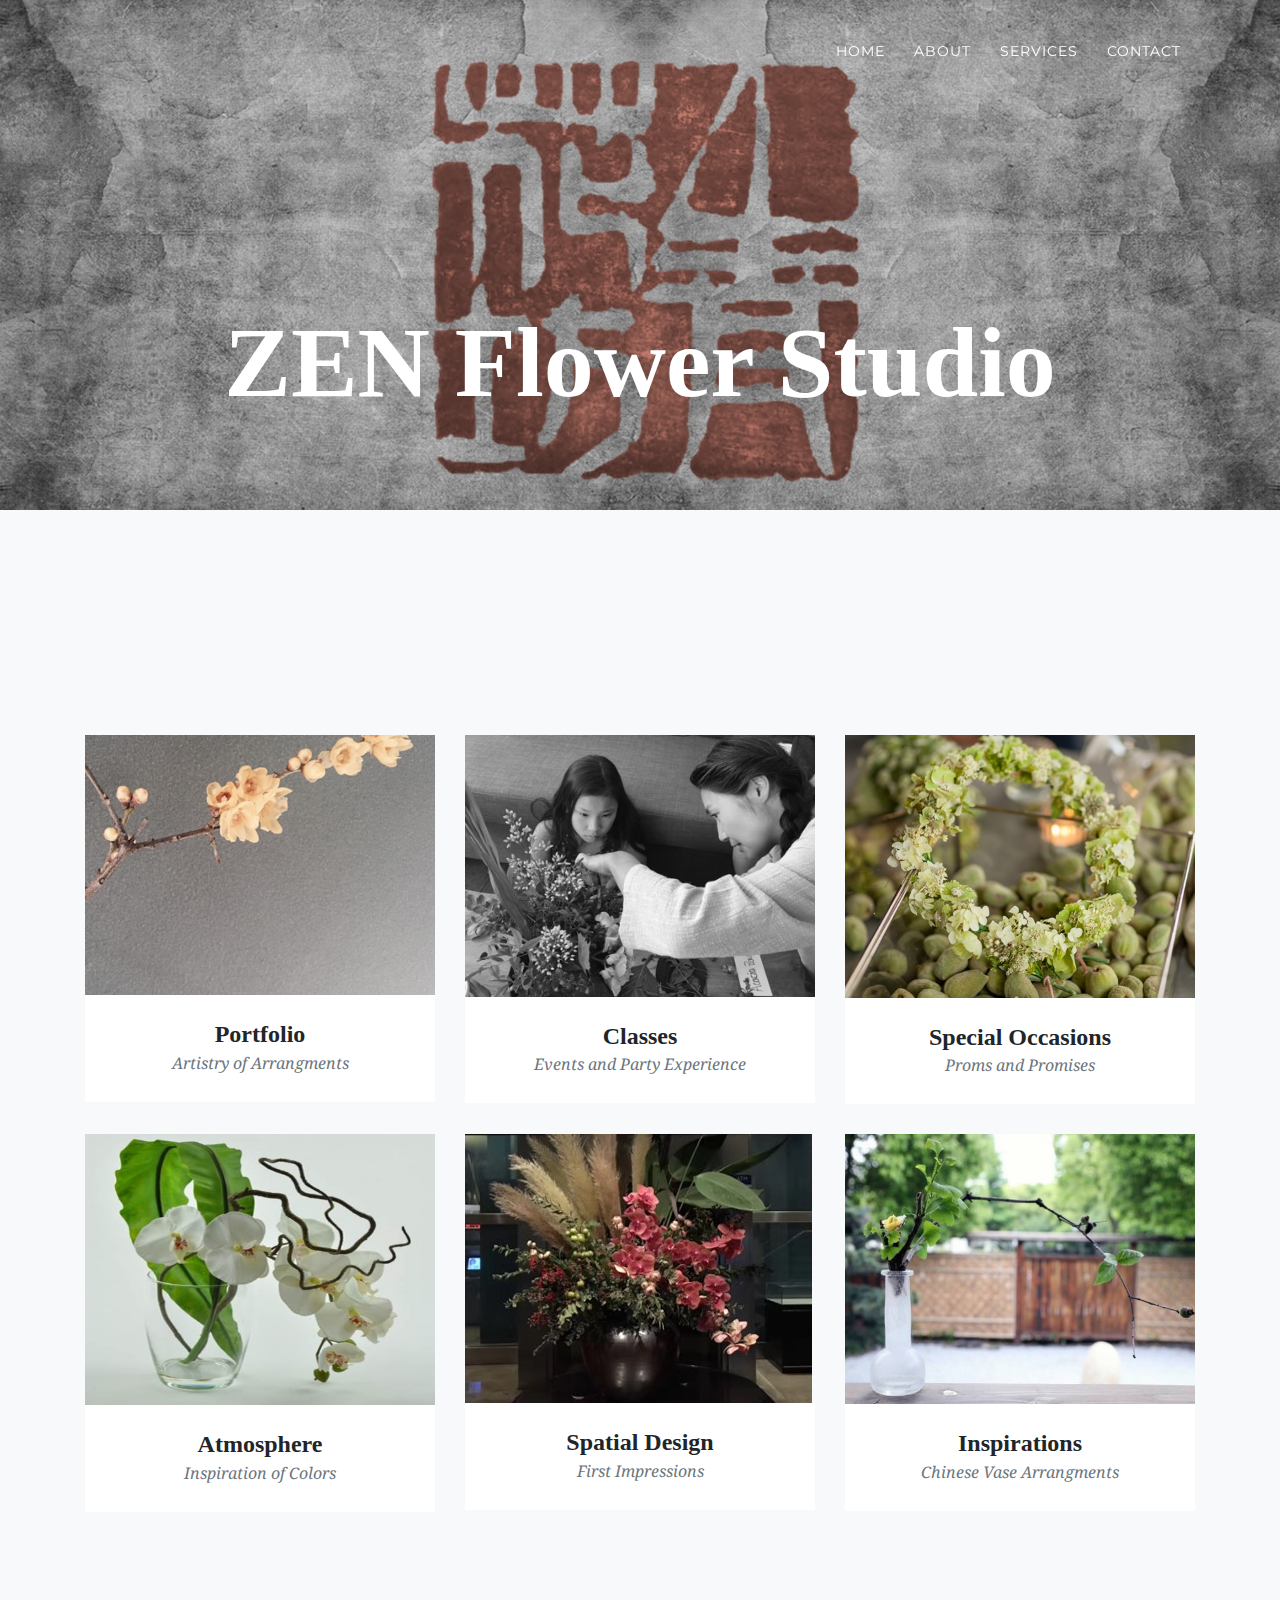
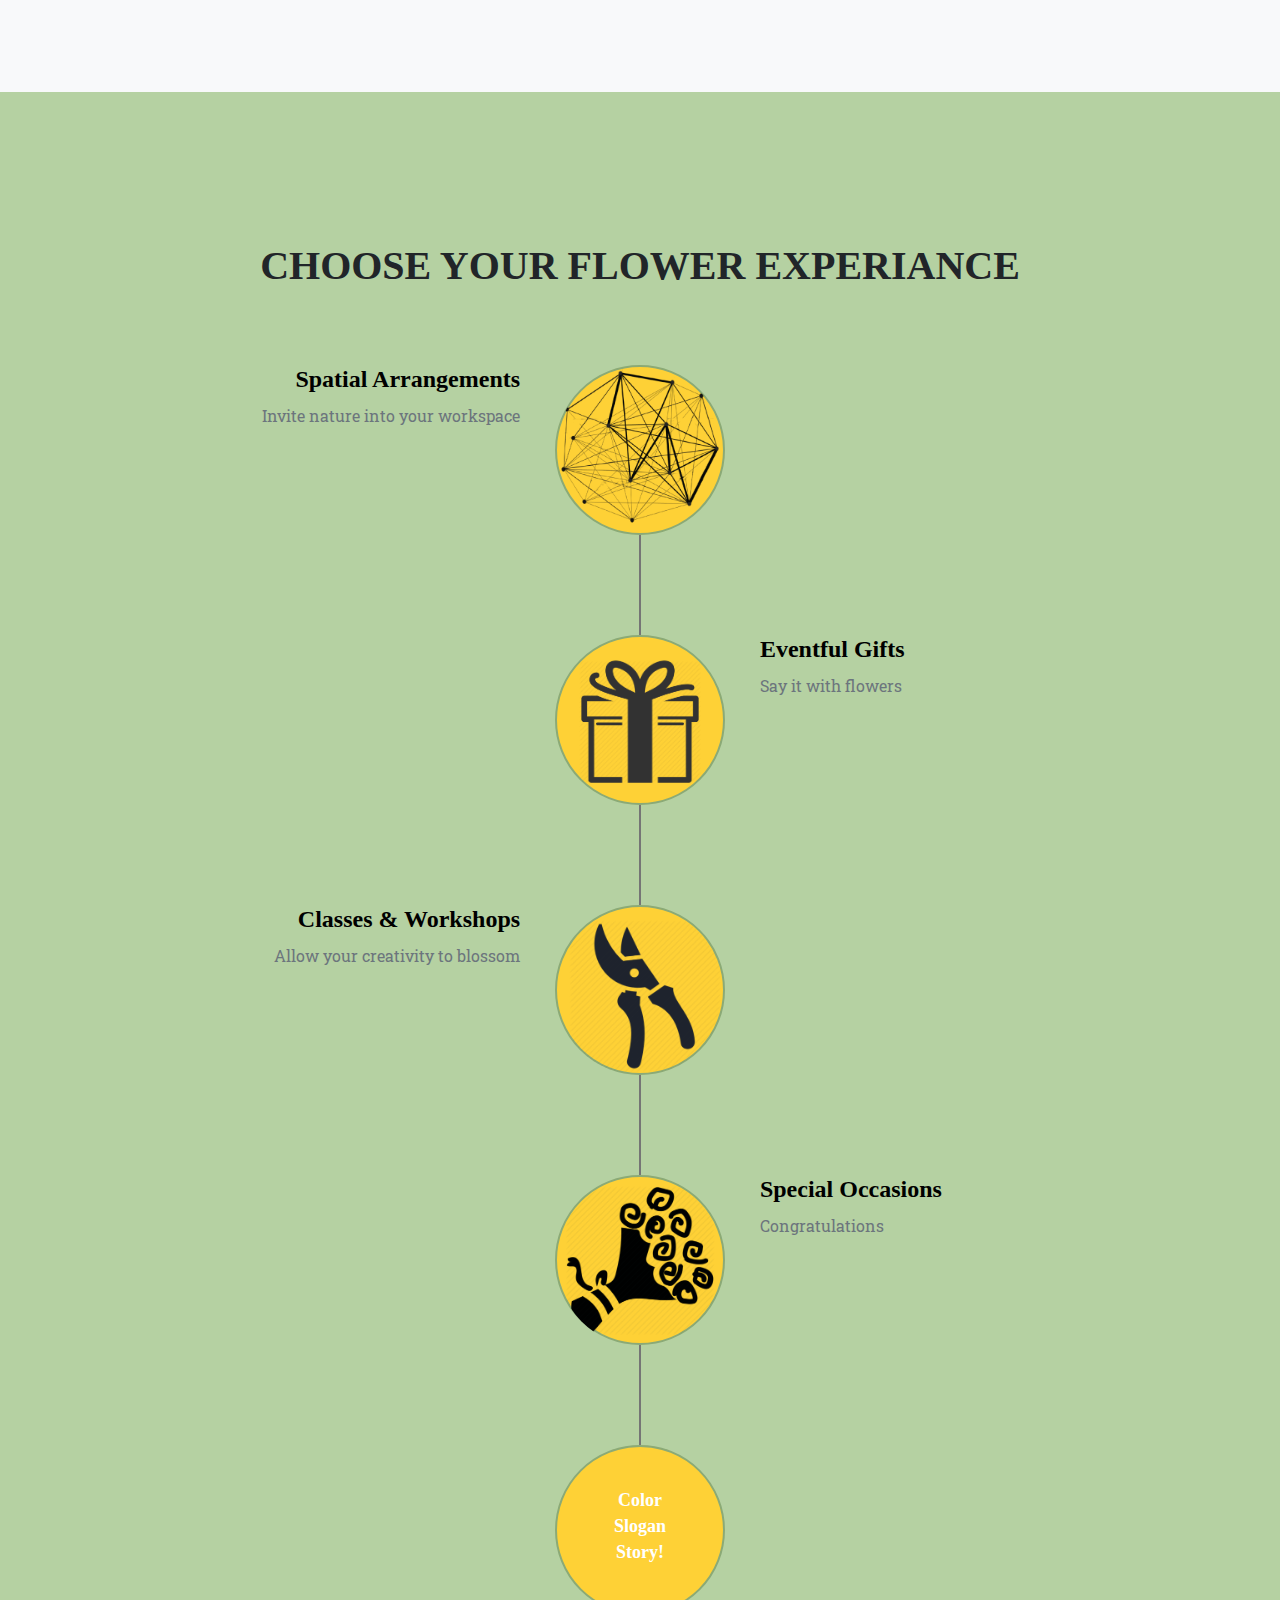
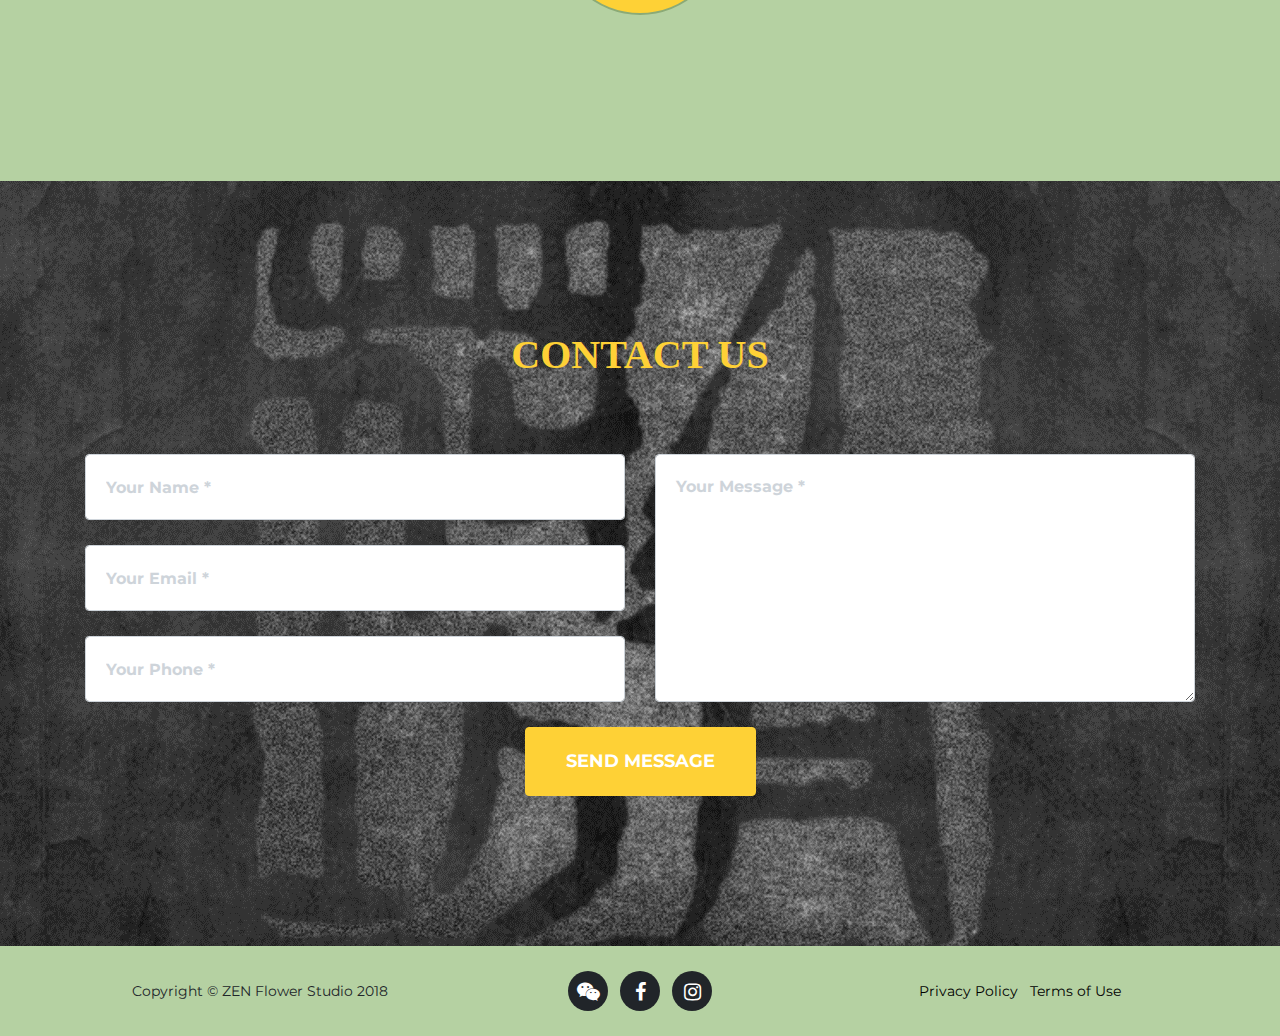
<file: index.html>
<!DOCTYPE html>
<html lang="en">

  <head>

    <meta charset="utf-8">
    <meta name="viewport" content="width=device-width, initial-scale=1, shrink-to-fit=no">
    <meta name="description" content="">
    <meta name="author" content="">

    <title>ZEN Flower Studios</title>

    <!-- Bootstrap core CSS -->
    <link href="vendor/bootstrap/css/bootstrap.min.css" rel="stylesheet">

    <!-- Custom fonts for this template -->
    <link href="vendor/font-awesome/css/font-awesome.min.css" rel="stylesheet" type="text/css">
    <link href="https://fonts.googleapis.com/css?family=Montserrat:400,700" rel="stylesheet" type="text/css">
    <link href='https://fonts.googleapis.com/css?family=Kaushan+Script' rel='stylesheet' type='text/css'>
    <link href='https://fonts.googleapis.com/css?family=Droid+Serif:400,700,400italic,700italic' rel='stylesheet' type='text/css'>
    <link href='https://fonts.googleapis.com/css?family=Roboto+Slab:400,100,300,700' rel='stylesheet' type='text/css'>

    <!-- Custom styles for this template -->
    <link href="css/agency.min.css" rel="stylesheet">
    

  </head>

  <body id="page-top">
    
    <!-- Navigation -->
    <nav class="navbar navbar-expand-lg navbar-dark fixed-top" id="mainNav">
      <div class="container">
        <a class="navbar-brand js-scroll-trigger" href="#page-top"></a>
        <button class="navbar-toggler navbar-toggler-right" type="button" data-toggle="collapse" data-target="#navbarResponsive" aria-controls="navbarResponsive" aria-expanded="false" aria-label="Toggle navigation">
          Menu
          <i class="fa fa-bars"></i>
        </button>
        <div class="collapse navbar-collapse" id="navbarResponsive">
          <ul class="navbar-nav text-uppercase ml-auto">

             <li class="nav-item">
             <a class="nav-link js-scroll-trigger" href="#home">Home</a>
            </li>
            
            <li class="nav-item">
              <a class="nav-link js-scroll-trigger" href="#portfolio">About</a>
            </li>
            <!--
            
             -->
            <li class="nav-item">
              <a class="nav-link js-scroll-trigger" href="#about">Services</a>
            </li>
            <!--
            <li class="nav-item">
              <a class="nav-link js-scroll-trigger" href="#team">Team</a>
            </li>
             -->
            <li class="nav-item">
              <a class="nav-link js-scroll-trigger" href="#contact">Contact</a>
            </li>
          </ul>
        </div>
      </div>
    </nav>

    <!-- Header -->
    <header class="masthead"id="home">
      <div class="container">
        
        <div class="intro-text">
          
          <div class="intro-lead-in"></div>
          <div class="intro-heading">ZEN Flower Studio</div>
          
          </div>
        
      </div>
    </header>

   
    <!-- Portfolio Grid -->
    <section class="bg-light" id="portfolio">
      <div class="container">
        <div class="row">
          <div class="col-lg-12 text-center">
            <h2 class="section-heading text-uppercase">
              
            </h2>
            <h3 class="section-subheading text-muted"></h3>
          </div>
        </div>
        <div class="row">
          <div class="col-md-4 col-sm-6 portfolio-item">
            <a class="portfolio-link" data-toggle="modal" href="#portfolioModal1">
              <div class="portfolio-hover">
                <div class="portfolio-hover-content">
                  <i class="fa fa-plus fa-3x"></i>
                </div>
              </div>
              <img class="img-fluid" src="img/portfolio/01-thumbnail.JPG" alt="portfolio">
            </a>
            <div class="portfolio-caption">
              <h4>Portfolio</h4>
              <p class="text-muted">Artistry of Arrangments</p>
            </div>
          </div>
          <div class="col-md-4 col-sm-6 portfolio-item">
            <a class="portfolio-link" data-toggle="modal" href="#portfolioModal2">
              <div class="portfolio-hover">
                <div class="portfolio-hover-content">
                  <i class="fa fa-plus fa-3x"></i>
                </div>
              </div>
              <img class="img-fluid" src="img/portfolio/02-thumbnail.jpg" alt="classes">
            </a>
            <div class="portfolio-caption">
              <h4>Classes</h4>
              <p class="text-muted">Events and Party Experience</p>
            </div>
          </div>
          <div class="col-md-4 col-sm-6 portfolio-item">
            <a class="portfolio-link" data-toggle="modal" href="#portfolioModal3">
              <div class="portfolio-hover">
                <div class="portfolio-hover-content">
                  <i class="fa fa-plus fa-3x"></i>
                </div>
              </div>
              <img class="img-fluid" src="img/portfolio/03-thumbnail.jpg" alt="special occasions">
            </a>
            <div class="portfolio-caption">
              <h4>Special Occasions</h4>
              <p class="text-muted">Proms and Promises</p>
            </div>
          </div>
          <div class="col-md-4 col-sm-6 portfolio-item">
            <a class="portfolio-link" data-toggle="modal" href="#portfolioModal4">
              <div class="portfolio-hover">
                <div class="portfolio-hover-content">
                  <i class="fa fa-plus fa-3x"></i>
                </div>
              </div>
              <img class="img-fluid" src="img/portfolio/04-thumbnail.jpg" alt="atmosphere">
            </a>
            <div class="portfolio-caption">
              <h4>Atmosphere</h4>
              <p class="text-muted">Inspiration of Colors</p>
            </div>
          </div>
          <div class="col-md-4 col-sm-6 portfolio-item">
            <a class="portfolio-link" data-toggle="modal" href="#portfolioModal5">
              <div class="portfolio-hover">
                <div class="portfolio-hover-content">
                  <i class="fa fa-plus fa-3x"></i>
                </div>
              </div>
              <img class="img-fluid" src="img/portfolio/05-thumbnail.jpg" alt="spatial design">
            </a>
            <div class="portfolio-caption">
              <h4>Spatial Design</h4>
              <p class="text-muted">First Impressions</p>
            </div>
          </div>
          <div class="col-md-4 col-sm-6 portfolio-item">
            <a class="portfolio-link" data-toggle="modal" href="#portfolioModal6">
              <div class="portfolio-hover">
                <div class="portfolio-hover-content">
                  <i class="fa fa-plus fa-3x"></i>
                </div>
              </div>
              <img class="img-fluid" src="img/portfolio/06-thumbnail.jpg" alt="inspirations">
            </a>
            <div class="portfolio-caption">
              <h4>Inspirations</h4>
              <p class="text-muted">Chinese Vase Arrangments</p>
            </div>
          </div>
        </div>
      </div>
    </section>

     <!-- Services -->
     <!--
     <section id="services">
      <div class="container">
        <div class="row">
          <div class="col-lg-12 text-center">
            <h2 class="section-heading text-uppercase">Services</h2>
            <h3 class="section-subheading text-muted">Lorem ipsum dolor sit amet consectetur.</h3>
          </div>
        </div>
        <div class="row text-center">
          <div class="col-md-4">
            <span class="fa-stack fa-4x">
              <i class="fa fa-circle fa-stack-2x text-primary"></i>
              <i class="fa fa-shopping-cart fa-stack-1x fa-inverse"></i>
            </span>
            <h4 class="service-heading">E-Commerce</h4>
            <p class="text-muted">Lorem ipsum dolor sit amet, consectetur adipisicing elit. Minima maxime quam architecto quo inventore harum ex magni, dicta impedit.</p>
          </div>
          <div class="col-md-4">
            <span class="fa-stack fa-4x">
              <i class="fa fa-circle fa-stack-2x text-primary"></i>
              <i class="fa fa-laptop fa-stack-1x fa-inverse"></i>
            </span>
            <h4 class="service-heading">Responsive Design</h4>
            <p class="text-muted">Lorem ipsum dolor sit amet, consectetur adipisicing elit. Minima maxime quam architecto quo inventore harum ex magni, dicta impedit.</p>
          </div>
          <div class="col-md-4">
            <span class="fa-stack fa-4x">
              <i class="fa fa-circle fa-stack-2x text-primary"></i>
              <i class="fa fa-lock fa-stack-1x fa-inverse"></i>
            </span>
            <h4 class="service-heading">Web Security</h4>
            <p class="text-muted">Lorem ipsum dolor sit amet, consectetur adipisicing elit. Minima maxime quam architecto quo inventore harum ex magni, dicta impedit.</p>
          </div>
        </div>
      </div>
    </section>
  -->

    <!-- About -->
    <section id="about">
      <div class="container">
        <div class="row">
          <div class="col-lg-12 text-center">
            <h2 class="section-heading text-uppercase">Choose your flower experiance</h2>
            <h3 class="section-subheading text-muted"></h3>
            
          </div>
        </div>
        <div class="row">
          <div class="col-lg-12">
            <ul class="timeline">
              <li>
                <div class="timeline-image">
                    <img class="rounded-circle img-fluid" src="icons/11.png" alt="spatial arrangements">
                </div>
                <div class="timeline-panel">
                  <div class="timeline-heading">
                    <h4><a href="SA.html">Spatial Arrangements</a></h4>
                    <h4 class="subheading"></h4>
                  </div>
                  <div class="timeline-body">
                    <p class="text-muted">Invite nature into your workspace</p>
                    
                  </div>
                </div>
              </li>
              <li class="timeline-inverted">
                <div class="timeline-image">
                  <img class="rounded-circle img-fluid" src="icons/16.png" alt="eventful gifts">
                </div>
                <div class="timeline-panel">
                  <div class="timeline-heading">
                    <h4><a href="EG.html">Eventful Gifts</a></h4>
                    <h4 class="subheading"></h4>
                  </div>
                  <div class="timeline-body">
                    <p class="text-muted">Say it with flowers</p>
                  </div>
                </div>
              </li>
              <li>
                <div class="timeline-image">
                  <img class="rounded-circle img-fluid" src="icons/21.png" alt="classes & workshops">
                </div>
                <div class="timeline-panel">
                  <div class="timeline-heading">
                    <h4><a href="CW.html">Classes & Workshops</a></h4>
                    <h4 class="subheading"></h4>
                  </div>
                  <div class="timeline-body">
                    <p class="text-muted">Allow your creativity to blossom</p>
                  </div>
                </div>
              </li>
              <li class="timeline-inverted">
                <div class="timeline-image">
                  <img class="rounded-circle img-fluid" src="icons/2.png" alt="special occasions">
                </div>
                <div class="timeline-panel">
                  <div class="timeline-heading">
                    <h4><a href="SO.html">Special Occasions</a></h4>
                    <h4 class="subheading"></h4>
                  </div>
                  <div class="timeline-body">
                    <p class="text-muted">Congratulations</p>
                  </div>
                </div>
              </li>
              <li class="timeline-inverted">
                <div class="timeline-image">
                  <h4>Color
                    <br>Slogan
                    <br>Story!</h4>
                </div>
              </li>
            </ul>
          </div>
        </div>
      </div>
    </section>
      
    <!-- Team -->
    <!--
    <section class="bg-light" id="team">
      <div class="container">
        <div class="row">
          <div class="col-lg-12 text-center">
            <h2 class="section-heading text-uppercase">Our Amazing Team</h2>
            <h3 class="section-subheading text-muted">Lorem ipsum dolor sit amet consectetur.</h3>
          </div>
        </div>
        <div class="row">
          <div class="col-sm-4">
            <div class="team-member">
              <img class="mx-auto rounded-circle" src="img/team/1.jpg" alt="">
              <h4>Kay Garland</h4>
              <p class="text-muted">Lead Designer</p>
              <ul class="list-inline social-buttons">
                <li class="list-inline-item">
                  <a href="#">
                    <i class="fa fa-twitter"></i>
                  </a>
                </li>
                <li class="list-inline-item">
                  <a href="#">
                    <i class="fa fa-facebook"></i>
                  </a>
                </li>
                <li class="list-inline-item">
                  <a href="#">
                    <i class="fa fa-linkedin"></i>
                  </a>
                </li>
              </ul>
            </div>
          </div>
          <div class="col-sm-4">
            <div class="team-member">
              <img class="mx-auto rounded-circle" src="img/team/2.jpg" alt="">
              <h4>Larry Parker</h4>
              <p class="text-muted">Lead Marketer</p>
              <ul class="list-inline social-buttons">
                <li class="list-inline-item">
                  <a href="#">
                    <i class="fa fa-twitter"></i>
                  </a>
                </li>
                <li class="list-inline-item">
                  <a href="#">
                    <i class="fa fa-facebook"></i>
                  </a>
                </li>
                <li class="list-inline-item">
                  <a href="#">
                    <i class="fa fa-linkedin"></i>
                  </a>
                </li>
              </ul>
            </div>
          </div>
          <div class="col-sm-4">
            <div class="team-member">
              <img class="mx-auto rounded-circle" src="img/team/3.jpg" alt="">
              <h4>Diana Pertersen</h4>
              <p class="text-muted">Lead Developer</p>
              <ul class="list-inline social-buttons">
                <li class="list-inline-item">
                  <a href="#">
                    <i class="fa fa-twitter"></i>
                  </a>
                </li>
                <li class="list-inline-item">
                  <a href="#">
                    <i class="fa fa-facebook"></i>
                  </a>
                </li>
                <li class="list-inline-item">
                  <a href="#">
                    <i class="fa fa-linkedin"></i>
                  </a>
                </li>
              </ul>
            </div>
          </div>
        </div>
        <div class="row">
          <div class="col-lg-8 mx-auto text-center">
            <p class="large text-muted">Lorem ipsum dolor sit amet, consectetur adipisicing elit. Aut eaque, laboriosam veritatis, quos non quis ad perspiciatis, totam corporis ea, alias ut unde.</p>
          </div>
        </div>
      </div>
    </section>
        -->
    <!-- Clients -->
    <!--
    <section class="py-5">
      <div class="container">
        <div class="row">
          <div class="col-md-3 col-sm-6">
            <a href="#">
              <img class="img-fluid d-block mx-auto" src="img/logos/envato.jpg" alt="">
            </a>
          </div>
          <div class="col-md-3 col-sm-6">
            <a href="#">
              <img class="img-fluid d-block mx-auto" src="img/logos/designmodo.jpg" alt="">
            </a>
          </div>
          <div class="col-md-3 col-sm-6">
            <a href="#">
              <img class="img-fluid d-block mx-auto" src="img/logos/themeforest.jpg" alt="">
            </a>
          </div>
          <div class="col-md-3 col-sm-6">
            <a href="#">
              <img class="img-fluid d-block mx-auto" src="img/logos/creative-market.jpg" alt="">
            </a>
          </div>
        </div>
      </div>
    </section>
  -->

    <!-- Contact -->
    <section id="contact">
      <div class="container">
        <div class="row">
          <div class="col-lg-12 text-center">
            <h2 class="section-heading text-uppercase">Contact Us</h2>
            <h3 class="section-subheading text-muted"></h3>
          </div>
        </div>
        <div class="row">
          <div class="col-lg-12">
            <form id="contactForm" name="sentMessage" novalidate>
              <div class="row">
                <div class="col-md-6">
                  <div class="form-group">
                    <input class="form-control" id="name" type="text" placeholder="Your Name *" required data-validation-required-message="Please enter your name.">
                    <p class="help-block text-danger"></p>
                  </div>
                  <div class="form-group">
                    <input class="form-control" id="email" type="email" placeholder="Your Email *" required data-validation-required-message="Please enter your email address.">
                    <p class="help-block text-danger"></p>
                  </div>
                  <div class="form-group">
                    <input class="form-control" id="phone" type="tel" placeholder="Your Phone *" required data-validation-required-message="Please enter your phone number.">
                    <p class="help-block text-danger"></p>
                  </div>
                </div>
                <div class="col-md-6">
                  <div class="form-group">
                    <textarea class="form-control" id="message" placeholder="Your Message *" required data-validation-required-message="Please enter a message."></textarea>
                    <p class="help-block text-danger"></p>
                  </div>
                </div>
                <div class="clearfix"></div>
                <div class="col-lg-12 text-center">
                  <div id="success"></div>
                  <button id="sendMessageButton" class="btn btn-primary btn-xl text-uppercase" type="submit">Send Message</button>
                </div>
              </div>
            </form>
          </div>
        </div>
      </div>
    </section>

    <!-- Footer -->
        <footer>
      <div class="container">
        <div class="row">
          <div class="col-md-4">
            <span class="copyright">Copyright &copy; ZEN Flower Studio 2018</span>
          </div>
          <div class="col-md-4">
            <ul class="list-inline social-buttons">
              <li class="list-inline-item">
                <a href="https://wwww.facebook.com" target="_blank">
                  <i class="fa fa-wechat"></i>
                </a>
              </li>
              <li class="list-inline-item">
                <a href="https://www.facebook.com/" target="_blank">
                  <i class="fa fa-facebook"></i>
                </a>
              </li>
              <li class="list-inline-item">
                <a href="https://www.facebook.com" target="_blank">
                  <i class="fa fa-instagram"></i>
                </a>
              </li>
            </ul>
          </div>
          <div class="col-md-4">
            <ul class="list-inline quicklinks">
              <li class="list-inline-item">
                <a href="Privacy.html">Privacy Policy</a>
              </li>
              <li class="list-inline-item">
                <a href="Terms.html">Terms of Use</a>
              </li>
            </ul>
          </div>
        </div>
      </div>
    </footer>

    <!-- Portfolio Modals -->

    <!-- Modal 1 -->
    <div class="portfolio-modal modal fade" id="portfolioModal1" tabindex="-1" role="dialog" aria-hidden="true">
      <div class="modal-dialog">
        <div class="modal-content">
          <div class="close-modal" data-dismiss="modal">
            <div class="lr">
              <div class="rl"></div>
            </div>
          </div>
          <div class="container">
            <div class="row">
              <div class="col-lg-8 mx-auto">
                <div class="modal-body">
                  <!-- Project Details Go Here -->
                  <h2 class="text-uppercase">Portfolio</h2>
                  <p class="item-intro text-muted">Artistry of Arrangments</p>
                  <img class="img-fluid d-block mx-auto" src="img/portfolio/01-full0.jpg" alt="">
                  <img class="img-fluid d-block mx-auto" src="img/portfolio/01-full.jpg" alt="">
                  <img class="img-fluid d-block mx-auto" src="img/portfolio/01-full2.jpg" alt="">
                  <img class="img-fluid d-block mx-auto" src="img/portfolio/01-full3.jpg" alt="">
                  <img class="img-fluid d-block mx-auto" src="img/portfolio/01-full4.jpg" alt="">
                  <img class="img-fluid d-block mx-auto" src="img/portfolio/01-full5.jpg" alt="">
                  <img class="img-fluid d-block mx-auto" src="img/portfolio/01-full6.jpg" alt="">
                  <img class="img-fluid d-block mx-auto" src="img/portfolio/01-full7.jpg" alt="">
                  <img class="img-fluid d-block mx-auto" src="img/portfolio/01-full8.jpg" alt="">
                  <!--<p>Use this area to describe your project. Lorem ipsum dolor sit amet, consectetur adipisicing elit. Est blanditiis dolorem culpa incidunt minus dignissimos deserunt repellat aperiam quasi sunt officia expedita beatae cupiditate, maiores repudiandae, nostrum, reiciendis facere nemo!</p>
                  <ul class="list-inline">
                    <li>Date: January 2017</li>
                    <li>Client: Threads</li>
                    <li>Category: Illustration</li>
                  </ul>
                -->
                  <button class="btn btn-primary" data-dismiss="modal" type="button">
                    <i class="fa fa-times"></i>
                    Back to Home</button>
                </div>
              </div>
            </div>
          </div>
        </div>
      </div>
    </div>

    <!-- Modal 2 -->
    <div class="portfolio-modal modal fade" id="portfolioModal2" tabindex="-1" role="dialog" aria-hidden="true">
      <div class="modal-dialog">
        <div class="modal-content">
          <div class="close-modal" data-dismiss="modal">
            <div class="lr">
              <div class="rl"></div>
            </div>
          </div>
          <div class="container">
            <div class="row">
              <div class="col-lg-8 mx-auto">
                <div class="modal-body">
                  <!-- Project Details Go Here -->
                  <h2 class="text-uppercase">Classes</h2>
                  <p class="item-intro text-muted">Enrichment Through Flowers</p>
                  <img class="img-fluid d-block mx-auto" src="img/portfolio/02-full.jpg" alt="">
                  <img class="img-fluid d-block mx-auto" src="img/portfolio/02-full2.jpg" alt="">
                  <img class="img-fluid d-block mx-auto" src="img/portfolio/02-full3.jpg" alt="">
                  <img class="img-fluid d-block mx-auto" src="img/portfolio/02-full4.jpg" alt="">
                  <img class="img-fluid d-block mx-auto" src="img/portfolio/02-full5.jpg" alt="">
                  <img class="img-fluid d-block mx-auto" src="img/portfolio/02-full6.jpg" alt="">
                  <img class="img-fluid d-block mx-auto" src="img/portfolio/02-full7.jpg" alt="">
                  <img class="img-fluid d-block mx-auto" src="img/portfolio/02-full8.jpg" alt="">
                  <img class="img-fluid d-block mx-auto" src="img/portfolio/02-full9.jpg" alt="">
                  <img class="img-fluid d-block mx-auto" src="img/portfolio/02-full10.jpg" alt="">
                  <img class="img-fluid d-block mx-auto" src="img/portfolio/02-full11.jpg" alt="">
                  <img class="img-fluid d-block mx-auto" src="img/portfolio/02-full12.jpg" alt="">
                  <!-- <p>Use this area to describe your project. Lorem ipsum dolor sit amet, consectetur adipisicing elit. Est blanditiis dolorem culpa incidunt minus dignissimos deserunt repellat aperiam quasi sunt officia expedita beatae cupiditate, maiores repudiandae, nostrum, reiciendis facere nemo!</p>
                  <ul class="list-inline">
                    <li>Date: January 2017</li>
                    <li>Client: Explore</li>
                    <li>Category: Graphic Design</li>
                  </ul>
                -->
                  <button class="btn btn-primary" data-dismiss="modal" type="button">
                    <i class="fa fa-times"></i>
                    Back to Home</button>
                </div>
              </div>
            </div>
          </div>
        </div>
      </div>
    </div>

    <!-- Modal 3 -->
    <div class="portfolio-modal modal fade" id="portfolioModal3" tabindex="-1" role="dialog" aria-hidden="true">
      <div class="modal-dialog">
        <div class="modal-content">
          <div class="close-modal" data-dismiss="modal">
            <div class="lr">
              <div class="rl"></div>
            </div>
          </div>
          <div class="container">
            <div class="row">
              <div class="col-lg-8 mx-auto">
                <div class="modal-body">
                  <!-- Project Details Go Here -->
                  <h2 class="text-uppercase">Special Occasions</h2>
                  <p class="item-intro text-muted">Events and Special Occasions</p>
                  <img class="img-fluid d-block mx-auto" src="img/portfolio/03-full.jpg" alt="">
                  <img class="img-fluid d-block mx-auto" src="img/portfolio/03-full2.jpg" alt="">
                  <img class="img-fluid d-block mx-auto" src="img/portfolio/03-full3.jpg" alt="">
                  <img class="img-fluid d-block mx-auto" src="img/portfolio/03-full4.jpg" alt="">
                  <img class="img-fluid d-block mx-auto" src="img/portfolio/03-full5.jpg" alt="">
                  <img class="img-fluid d-block mx-auto" src="img/portfolio/03-full6.jpg" alt="">
                  <img class="img-fluid d-block mx-auto" src="img/portfolio/03-full7.jpg" alt="">
                 <!-- <p>Use this area to describe your project. Lorem ipsum dolor sit amet, consectetur adipisicing elit. Est blanditiis dolorem culpa incidunt minus dignissimos deserunt repellat aperiam quasi sunt officia expedita beatae cupiditate, maiores repudiandae, nostrum, reiciendis facere nemo!</p>
                  <ul class="list-inline">
                    <li>Date: January 2017</li>
                    <li>Client: Finish</li>
                    <li>Category: Identity</li>
                  </ul>
                -->
                  <button class="btn btn-primary" data-dismiss="modal" type="button">
                    <i class="fa fa-times"></i>
                    Back to Home</button>
                </div>
              </div>
            </div>
          </div>
        </div>
      </div>
    </div>

    <!-- Modal 4 -->
    <div class="portfolio-modal modal fade" id="portfolioModal4" tabindex="-1" role="dialog" aria-hidden="true">
      <div class="modal-dialog">
        <div class="modal-content">
          <div class="close-modal" data-dismiss="modal">
            <div class="lr">
              <div class="rl"></div>
            </div>
          </div>
          <div class="container">
            <div class="row">
              <div class="col-lg-8 mx-auto">
                <div class="modal-body">
                  <!-- Project Details Go Here -->
                  <h2 class="text-uppercase">Atmosphere</h2>
                  <p class="item-intro text-muted">Lorem ipsum dolor sit amet consectetur.</p>
                  <img class="img-fluid d-block mx-auto" src="img/portfolio/04-full.jpg" alt="">
                  <img class="img-fluid d-block mx-auto" src="img/portfolio/04-full2.jpg" alt="">
                  <img class="img-fluid d-block mx-auto" src="img/portfolio/04-full3.jpg" alt="">
                  <img class="img-fluid d-block mx-auto" src="img/portfolio/04-full4.jpg" alt="">
                  <img class="img-fluid d-block mx-auto" src="img/portfolio/04-full5.jpg" alt="">
                  <img class="img-fluid d-block mx-auto" src="img/portfolio/04-full6.jpg" alt="">
                 
                  <p>Use this area to describe your project. Lorem ipsum dolor sit amet, consectetur adipisicing elit. Est blanditiis dolorem culpa incidunt minus dignissimos deserunt repellat aperiam quasi sunt officia expedita beatae cupiditate, maiores repudiandae, nostrum, reiciendis facere nemo!</p>
                  <ul class="list-inline">
                    <li>Date: January 2017</li>
                    <li>Client: Lines</li>
                    <li>Category: Branding</li>
                  </ul>
                  <button class="btn btn-primary" data-dismiss="modal" type="button">
                    <i class="fa fa-times"></i>
                    Close Project</button>
                </div>
              </div>
            </div>
          </div>
        </div>
      </div>
    </div>

    <!-- Modal 5 -->
    <div class="portfolio-modal modal fade" id="portfolioModal5" tabindex="-1" role="dialog" aria-hidden="true">
      <div class="modal-dialog">
        <div class="modal-content">
          <div class="close-modal" data-dismiss="modal">
            <div class="lr">
              <div class="rl"></div>
            </div>
          </div>
          <div class="container">
            <div class="row">
              <div class="col-lg-8 mx-auto">
                <div class="modal-body">
                  <!-- Project Details Go Here -->
                  <h2 class="text-uppercase">Spatial Design</h2>
                  <p class="item-intro text-muted">Lorem ipsum dolor sit amet consectetur.</p>
                  <img class="img-fluid d-block mx-auto" src="img/portfolio/05-full.jpg" alt="">
                  <img class="img-fluid d-block mx-auto" src="img/portfolio/05-full2.jpg" alt="">
                  <img class="img-fluid d-block mx-auto" src="img/portfolio/05-full3.jpg" alt="">
                  <img class="img-fluid d-block mx-auto" src="img/portfolio/05-full4.jpg" alt="">
                  <img class="img-fluid d-block mx-auto" src="img/portfolio/05-full5.jpg" alt="">
                  <img class="img-fluid d-block mx-auto" src="img/portfolio/05-full6.jpg" alt="">
                  <img class="img-fluid d-block mx-auto" src="img/portfolio/05-full7.jpg" alt="">
                  <img class="img-fluid d-block mx-auto" src="img/portfolio/05-full8.jpg" alt="">
                  <p>Use this area to describe your project. Lorem ipsum dolor sit amet, consectetur adipisicing elit. Est blanditiis dolorem culpa incidunt minus dignissimos deserunt repellat aperiam quasi sunt officia expedita beatae cupiditate, maiores repudiandae, nostrum, reiciendis facere nemo!</p>
                  <ul class="list-inline">
                    <li>Date: January 2017</li>
                    <li>Client: Southwest</li>
                    <li>Category: Website Design</li>
                  </ul>
                  <button class="btn btn-primary" data-dismiss="modal" type="button">
                    <i class="fa fa-times"></i>
                    Close Project</button>
                </div>
              </div>
            </div>
          </div>
        </div>
      </div>
    </div>

    <!-- Modal 6 -->
    <div class="portfolio-modal modal fade" id="portfolioModal6" tabindex="-1" role="dialog" aria-hidden="true">
      <div class="modal-dialog">
        <div class="modal-content">
          <div class="close-modal" data-dismiss="modal">
            <div class="lr">
              <div class="rl"></div>
            </div>
          </div>
          <div class="container">
            <div class="row">
              <div class="col-lg-8 mx-auto">
                <div class="modal-body">
                  <!-- Project Details Go Here -->
                  <h2 class="text-uppercase">Inspirations</h2>
                  <p class="item-intro text-muted">By Master XU WEN-ZHI</p>
                  <img class="img-fluid d-block mx-auto" src="img/portfolio/06-full.jpg" alt="">
                  <img class="img-fluid d-block mx-auto" src="img/portfolio/06-full2.jpg" alt="">
                  <img class="img-fluid d-block mx-auto" src="img/portfolio/06-full3.jpg" alt="">
                  <img class="img-fluid d-block mx-auto" src="img/portfolio/06-full4.jpg" alt="">
                  <img class="img-fluid d-block mx-auto" src="img/portfolio/06-full5.jpg" alt="">
                  <img class="img-fluid d-block mx-auto" src="img/portfolio/06-full6.jpg" alt="">
                  <img class="img-fluid d-block mx-auto" src="img/portfolio/06-full7.jpg" alt="">
                  <!-- <p>Use this area to describe your project. Lorem ipsum dolor sit amet, consectetur adipisicing elit. Est blanditiis dolorem culpa incidunt minus dignissimos deserunt repellat aperiam quasi sunt officia expedita beatae cupiditate, maiores repudiandae, nostrum, reiciendis facere nemo!</p>
                  <ul class="list-inline">
                    <li>Date: January 2017</li>
                    <li>Client: Window</li>
                    <li>Category: Photography</li>
                  </ul>
                -->
                  <button class="btn btn-primary" data-dismiss="modal" type="button">
                    <i class="fa fa-times"></i>
                    Back to Home</button>
                </div>
              </div>
            </div>
          </div>
        </div>
      </div>
    </div>

    <!-- Bootstrap core JavaScript -->
    <script src="vendor/jquery/jquery.min.js"></script>
    <script src="vendor/bootstrap/js/bootstrap.bundle.min.js"></script>

    <!-- Plugin JavaScript -->
    <script src="vendor/jquery-easing/jquery.easing.min.js"></script>

    <!-- Contact form JavaScript -->
    <script src="js/jqBootstrapValidation.js"></script>
    <script src="js/contact_me.js"></script>

    <!-- Custom scripts for this template -->
    <script src="js/agency.min.js"></script>

  </body>

</html>
</file>
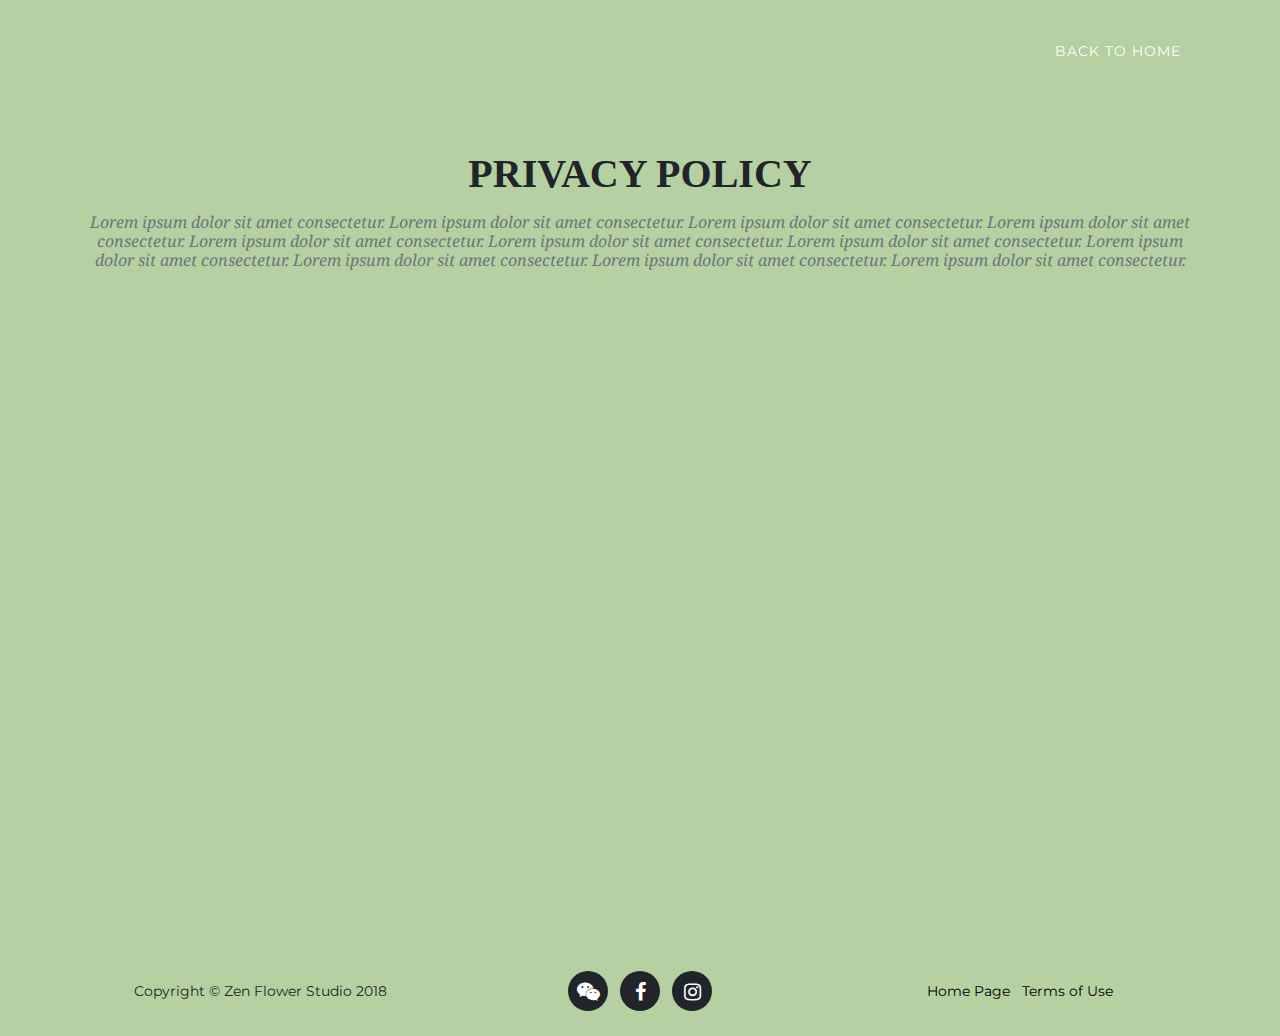
<file: Privacy.html>
<!DOCTYPE html>
<html lang="en">

  <head>

    <meta charset="utf-8">
    <meta name="viewport" content="width=device-width, initial-scale=1, shrink-to-fit=no">
    <meta name="description" content="">
    <meta name="author" content="">

    <title>Privacy Policy</title>

    <!-- Bootstrap core CSS -->
    <link href="vendor/bootstrap/css/bootstrap.min.css" rel="stylesheet">

    <!-- Custom fonts for this template -->
    <link href="vendor/font-awesome/css/font-awesome.min.css" rel="stylesheet" type="text/css">
    <link href="https://fonts.googleapis.com/css?family=Montserrat:400,700" rel="stylesheet" type="text/css">
    <link href='https://fonts.googleapis.com/css?family=Kaushan+Script' rel='stylesheet' type='text/css'>
    <link href='https://fonts.googleapis.com/css?family=Droid+Serif:400,700,400italic,700italic' rel='stylesheet' type='text/css'>
    <link href='https://fonts.googleapis.com/css?family=Roboto+Slab:400,100,300,700' rel='stylesheet' type='text/css'>

    <!-- Custom styles for this template -->
    <link href="css/agency.min.css" rel="stylesheet">
    

  </head>

  <body id="page-top" background color=rgb(181, 209, 162)>
    
    <!-- Navigation -->
    <nav class="navbar navbar-expand-lg navbar-dark fixed-top" id="mainNav">
      <div class="container">
        <a class="navbar-brand js-scroll-trigger" href="#page-top"></a>
        <button class="navbar-toggler navbar-toggler-right" type="button" data-toggle="collapse" data-target="#navbarResponsive" aria-controls="navbarResponsive" aria-expanded="false" aria-label="Toggle navigation">
          Menu
          <i class="fa fa-bars"></i>
        </button>
        <div class="collapse navbar-collapse" id="navbarResponsive">
          <ul class="navbar-nav text-uppercase ml-auto">

            <li class="nav-item">
             <a class="nav-link js-scroll-trigger" href=index.html>Back to Home</a>
            </li>
          </ul>
        </div>
      </div>
    </nav>


     <!-- Services -->
     
     <section id="services">
      <div class="container">
        <div class="row">
          <div class="col-lg-12 text-center">
            <h2 class="section-heading text-uppercase">Privacy Policy</h2>
            <h3 class="section-subheading text-muted">Lorem ipsum dolor sit amet consectetur.
                Lorem ipsum dolor sit amet consectetur.
                Lorem ipsum dolor sit amet consectetur.
                Lorem ipsum dolor sit amet consectetur.
                Lorem ipsum dolor sit amet consectetur.
                Lorem ipsum dolor sit amet consectetur.
                Lorem ipsum dolor sit amet consectetur.
                Lorem ipsum dolor sit amet consectetur.
                Lorem ipsum dolor sit amet consectetur.
                Lorem ipsum dolor sit amet consectetur.
                Lorem ipsum dolor sit amet consectetur.
            </h3>
          </div>
        </div>
      </div>
      <div class="container">
          <div class="row">
            <div class="col-lg-12 text-center">
              <h2 class="section-heading text-uppercase"></h2>
              <h3 class="section-subheading text-muted"></h3>
            </div>
          </div>
        </div>
        <div class="container">
            <div class="row">
              <div class="col-lg-12 text-center">
                <h2 class="section-heading text-uppercase"></h2>
                <h3 class="section-subheading text-muted"></h3>
              </div>
            </div>
          </div>


    </section>
    <section id="about">
        <div class="container">
        </div>
      </section>
 

  
    <!-- Footer -->
        <footer>
      <div class="container">
        <div class="row">
          <div class="col-md-4">
            <span class="copyright">Copyright &copy; Zen Flower Studio 2018</span>
          </div>
          <div class="col-md-4">
            <ul class="list-inline social-buttons">
              <li class="list-inline-item">
                <a href="https://wwww.facebook.com" target="_blank">
                  <i class="fa fa-wechat"></i>
                </a>
              </li>
              <li class="list-inline-item">
                <a href="https://www.facebook.com/" target="_blank">
                  <i class="fa fa-facebook"></i>
                </a>
              </li>
              <li class="list-inline-item">
                <a href="https://www.facebook.com" target="_blank">
                  <i class="fa fa-instagram"></i>
                </a>
              </li>
            </ul>
          </div>
          <div class="col-md-4">
            <ul class="list-inline quicklinks">
              <li class="list-inline-item">
                <a href="index.html">Home Page</a>
              </li>
              <li class="list-inline-item">
                <a href="Terms.html">Terms of Use</a>
              </li>
            </ul>
          </div>
        </div>
      </div>
    </footer>

   
    <!-- Bootstrap core JavaScript -->
    <script src="vendor/jquery/jquery.min.js"></script>
    <script src="vendor/bootstrap/js/bootstrap.bundle.min.js"></script>

    <!-- Plugin JavaScript -->
    <script src="vendor/jquery-easing/jquery.easing.min.js"></script>

    <!-- Contact form JavaScript -->
    <script src="js/jqBootstrapValidation.js"></script>
    <script src="js/contact_me.js"></script>

    <!-- Custom scripts for this template -->
    <script src="js/agency.min.js"></script>

  </body>

</html>
</file>
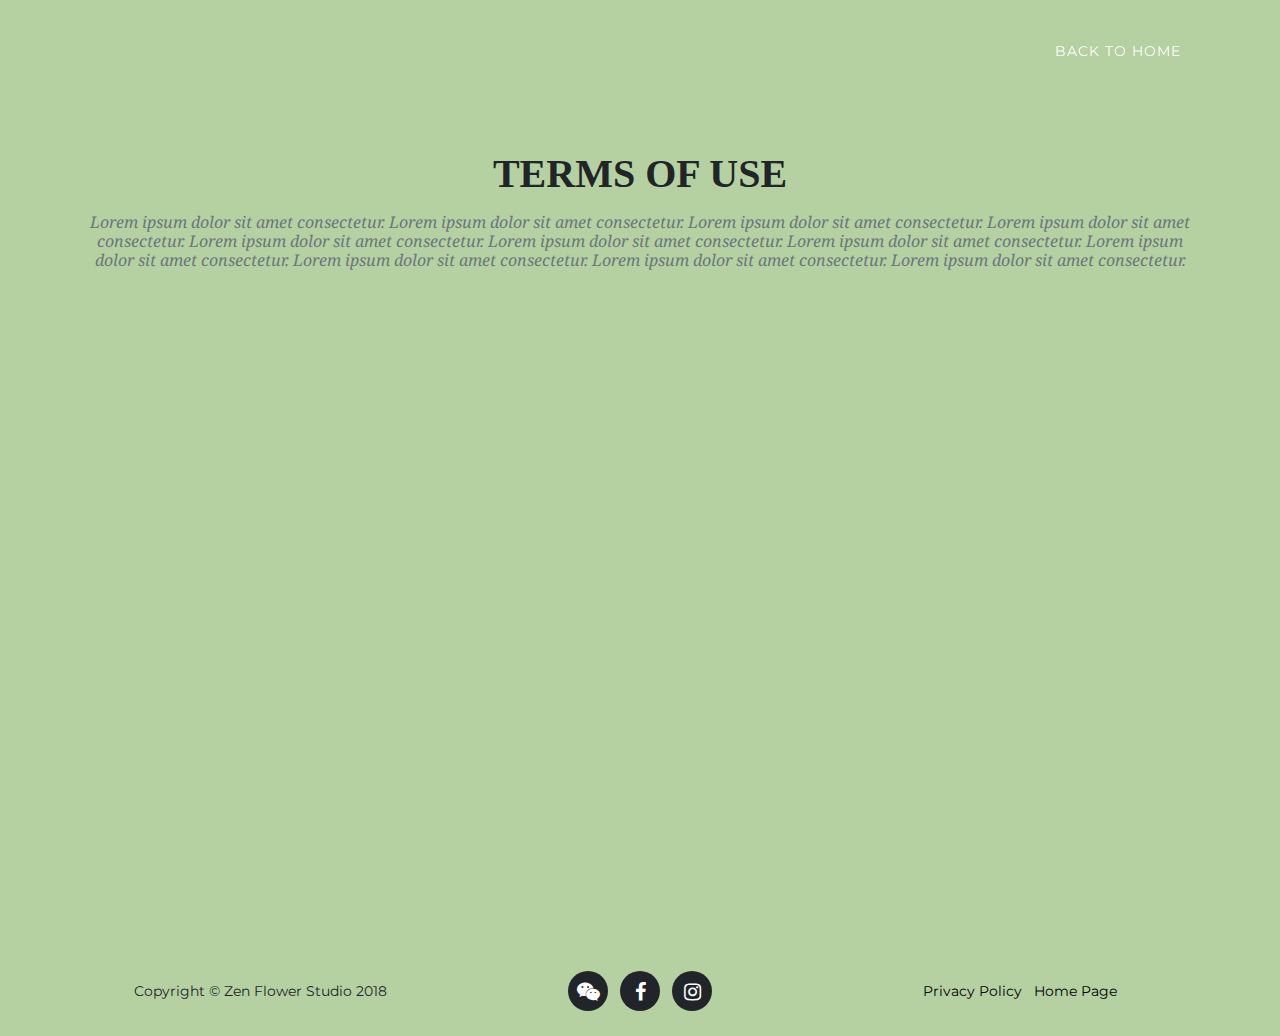
<file: Terms.html>
<!DOCTYPE html>
<html lang="en">

  <head>

    <meta charset="utf-8">
    <meta name="viewport" content="width=device-width, initial-scale=1, shrink-to-fit=no">
    <meta name="description" content="">
    <meta name="author" content="">

    <title>Terms Of Uses</title>

    <!-- Bootstrap core CSS -->
    <link href="vendor/bootstrap/css/bootstrap.min.css" rel="stylesheet">

    <!-- Custom fonts for this template -->
    <link href="vendor/font-awesome/css/font-awesome.min.css" rel="stylesheet" type="text/css">
    <link href="https://fonts.googleapis.com/css?family=Montserrat:400,700" rel="stylesheet" type="text/css">
    <link href='https://fonts.googleapis.com/css?family=Kaushan+Script' rel='stylesheet' type='text/css'>
    <link href='https://fonts.googleapis.com/css?family=Droid+Serif:400,700,400italic,700italic' rel='stylesheet' type='text/css'>
    <link href='https://fonts.googleapis.com/css?family=Roboto+Slab:400,100,300,700' rel='stylesheet' type='text/css'>

    <!-- Custom styles for this template -->
    <link href="css/agency.min.css" rel="stylesheet">
    

  </head>

  <body id="page-top" background color=rgb(181, 209, 162)>
    
    <!-- Navigation -->
    <nav class="navbar navbar-expand-lg navbar-dark fixed-top" id="mainNav">
      <div class="container">
        <a class="navbar-brand js-scroll-trigger" href="#page-top"></a>
        <button class="navbar-toggler navbar-toggler-right" type="button" data-toggle="collapse" data-target="#navbarResponsive" aria-controls="navbarResponsive" aria-expanded="false" aria-label="Toggle navigation">
          Menu
          <i class="fa fa-bars"></i>
        </button>
        <div class="collapse navbar-collapse" id="navbarResponsive">
          <ul class="navbar-nav text-uppercase ml-auto">

            <li class="nav-item">
             <a class="nav-link js-scroll-trigger" href=index.html>Back to Home</a>
            </li>
          </ul>
        </div>
      </div>
    </nav>


     <!-- Services -->
     
     <section id="services">
      <div class="container">
        <div class="row">
          <div class="col-lg-12 text-center">
            <h2 class="section-heading text-uppercase">Terms of Use</h2>
            <h3 class="section-subheading text-muted">Lorem ipsum dolor sit amet consectetur.
                Lorem ipsum dolor sit amet consectetur.
                Lorem ipsum dolor sit amet consectetur.
                Lorem ipsum dolor sit amet consectetur.
                Lorem ipsum dolor sit amet consectetur.
                Lorem ipsum dolor sit amet consectetur.
                Lorem ipsum dolor sit amet consectetur.
                Lorem ipsum dolor sit amet consectetur.
                Lorem ipsum dolor sit amet consectetur.
                Lorem ipsum dolor sit amet consectetur.
                Lorem ipsum dolor sit amet consectetur.
            </h3>
          </div>
        </div>
      </div>
      <div class="container">
          <div class="row">
            <div class="col-lg-12 text-center">
              <h2 class="section-heading text-uppercase"></h2>
              <h3 class="section-subheading text-muted"></h3>
            </div>
          </div>
        </div>
        <div class="container">
            <div class="row">
              <div class="col-lg-12 text-center">
                <h2 class="section-heading text-uppercase"></h2>
                <h3 class="section-subheading text-muted"></h3>
              </div>
            </div>
          </div>


    </section>
    <section id="about">
        <div class="container">
        </div>
      </section>

  
    <!-- Footer -->
        <footer>
      <div class="container">
        <div class="row">
          <div class="col-md-4">
            <span class="copyright">Copyright &copy; Zen Flower Studio 2018</span>
          </div>
          <div class="col-md-4">
            <ul class="list-inline social-buttons">
              <li class="list-inline-item">
                <a href="https://wwww.facebook.com" target="_blank">
                  <i class="fa fa-wechat"></i>
                </a>
              </li>
              <li class="list-inline-item">
                <a href="https://www.facebook.com/" target="_blank">
                  <i class="fa fa-facebook"></i>
                </a>
              </li>
              <li class="list-inline-item">
                <a href="https://www.facebook.com" target="_blank">
                  <i class="fa fa-instagram"></i>
                </a>
              </li>
            </ul>
          </div>
          <div class="col-md-4">
            <ul class="list-inline quicklinks">
              <li class="list-inline-item">
                <a href="Privacy.html">Privacy Policy</a>
              </li>
              <li class="list-inline-item">
                <a href="index.html">Home Page</a>
              </li>
            </ul>
          </div>
        </div>
      </div>
    </footer>

   
    <!-- Bootstrap core JavaScript -->
    <script src="vendor/jquery/jquery.min.js"></script>
    <script src="vendor/bootstrap/js/bootstrap.bundle.min.js"></script>

    <!-- Plugin JavaScript -->
    <script src="vendor/jquery-easing/jquery.easing.min.js"></script>

    <!-- Contact form JavaScript -->
    <script src="js/jqBootstrapValidation.js"></script>
    <script src="js/contact_me.js"></script>

    <!-- Custom scripts for this template -->
    <script src="js/agency.min.js"></script>

  </body>

</html>
</file>
<file: css/agency.min.css>
body{color:rgb(248, 88, 88),overflow-x,hidden;font-family:'Roboto Slab','Helvetica Neue',Helvetica,Arial,sans-serif}
p{line-height:1.75}
a{color:#000000}
a:hover{color:#fec503}
.text-primary{color:#fed136!important}
h1,h2,h3,h4,h5,h6{font-weight:700;font-family:Papyrus, fantasy}
section{padding:100px 0;}
section h2.section-heading{font-size:40px;margin-top:0;margin-bottom:15px}
section h3.section-subheading{font-size:16px;font-weight:400;font-style:italic;margin-bottom:75px;text-transform:none;font-family:'Droid Serif','Helvetica Neue',Helvetica,Arial,sans-serif}
@media (min-width:768px)
{section{padding:150px 0;background-color:rgb(181, 209, 162)}}
.btn{font-family:Montserrat,'Helvetica Neue',Helvetica,Arial,sans-serif;font-weight:700}
.btn-xl{font-size:18px;padding:20px 40px}
.btn-primary{background-color:#fed136;border-color:#fed136}
.btn-primary:active,.btn-primary:focus,.btn-primary:hover{background-color:#fec810!important;border-color:#fec810!important;color:#fff}
.btn-primary:active,.btn-primary:focus{box-shadow:0 0 0 .2rem rgba(254,209,55,.5)!important}
::-moz-selection{background:#fed136;text-shadow:none}
::selection{background:#fed136;text-shadow:none}
img::selection{background:0 0}
img::-moz-selection{background:0 0}
#mainNav{background-color:#212529}
#mainNav .navbar-toggler{font-size:12px;right:0;padding:13px;text-transform:uppercase;color:#fff;border:0;background-color:#fed136;font-family:Montserrat,'Helvetica Neue',Helvetica,Arial,sans-serif}
#mainNav .navbar-brand{color:#fed136;font-family:'Kaushan Script','Helvetica Neue',Helvetica,Arial,cursive}
#mainNav .navbar-brand.active,#mainNav .navbar-brand:active,#mainNav .navbar-brand:focus,#mainNav .navbar-brand:hover{color:#fec503}#mainNav .navbar-nav .nav-item .nav-link{font-size:90%;font-weight:400;padding:.75em 0;letter-spacing:1px;color:rgb(255, 255, 255);font-family:Montserrat,'Helvetica Neue',Helvetica,Arial,sans-serif}
#mainNav .navbar-nav .nav-item .nav-link.active,#mainNav .navbar-nav .nav-item .nav-link:hover{color:#ffffff}@media (min-width:992px){#mainNav{padding-top:25px;padding-bottom:25px;-webkit-transition:padding-top .3s,padding-bottom .3s;-moz-transition:padding-top .3s,padding-bottom .3s;transition:padding-top .3s,padding-bottom .3s;border:none;background-color:transparent}
#mainNav .navbar-brand{font-size:1.75em;-webkit-transition:all .3s;-moz-transition:all .3s;transition:all .3s}
#mainNav .navbar-nav .nav-item .nav-link{padding:1.1em 1em!important}
#mainNav.navbar-shrink{padding-top:0;padding-bottom:0;background-color:#212529}
#mainNav.navbar-shrink .navbar-brand{font-size:1.25em;padding:12px 0}}
header.masthead{text-align:center;color:#fff;background-image:url(../img/header-bg.jpg);background-repeat:no-repeat;background-attachment:scroll;background-position:center center;-webkit-background-size:cover;-moz-background-size:cover;-o-background-size:cover;background-size:cover}
header.masthead .intro-text{padding-top:150px;padding-bottom:100px}
header.masthead .intro-text .intro-lead-in{font-size:22px;font-style:italic;line-height:22px;margin-bottom:25px;font-family:Papyrus, fantasy;}
header.masthead .intro-text .intro-heading{font-size:50px;font-weight:700;line-height:50px;margin-bottom:25px;font-family:Papyrus, fantasy;}
@media (min-width:768px){header.masthead .intro-text{padding-top:300px;padding-bottom:100px}
header.masthead .intro-text .intro-lead-in{font-size:40px;font-style:italic;line-height:40px;margin-bottom:25px;font-family:'Droid Serif','Helvetica Neue',Helvetica,Arial,sans-serif}
header.masthead .intro-text .intro-heading{font-size:100px;font-weight:700;line-height:75px;margin-bottom:10px;font-family:Papyrus, fantasy}}
.service-heading{margin:15px 0;text-transform:none;}
#portfolio .portfolio-item{right:0;margin:0 0 15px}
#portfolio .portfolio-item .portfolio-link{position:relative;display:block;max-width:400px;margin:0 auto;cursor:pointer}
#portfolio .portfolio-item .portfolio-link .portfolio-hover{position:absolute;width:100%;height:100%;-webkit-transition:all ease .5s;-moz-transition:all ease .5s;transition:all ease .5s;opacity:0;background:rgba(78, 78, 78, 0.808)}
#portfolio .portfolio-item .portfolio-link .portfolio-hover:hover{opacity:1}
#portfolio .portfolio-item .portfolio-link .portfolio-hover .portfolio-hover-content{font-size:20px;position:absolute;top:50%;width:100%;height:20px;margin-top:-12px;text-align:center;color:transparent}
#portfolio .portfolio-item .portfolio-link .portfolio-hover .portfolio-hover-content i{margin-top:-12px}
#portfolio .portfolio-item .portfolio-link .portfolio-hover .portfolio-hover-content h3,#portfolio .portfolio-item .portfolio-link .portfolio-hover .portfolio-hover-content h4{margin:0}
#portfolio .portfolio-item .portfolio-caption{max-width:400px;margin:0 auto;padding:25px;text-align:center;background-color:#fff}
#portfolio .portfolio-item .portfolio-caption h4{margin:0;text-transform:none}
#portfolio .portfolio-item .portfolio-caption p{font-size:16px;font-style:italic;margin:0;font-family:'Droid Serif','Helvetica Neue',Helvetica,Arial,sans-serif}
#portfolio *{z-index:2}@media (min-width:767px)
{#portfolio .portfolio-item{margin:0 0 30px}}
.portfolio-modal{padding-right:0!important}
.portfolio-modal .modal-dialog{margin:1rem;max-width:100vw}
.portfolio-modal .modal-content{padding:100px 0;text-align:center}
.portfolio-modal .modal-content h2{font-size:3em;margin-bottom:15px}
.portfolio-modal .modal-content p{margin-bottom:30px}
.portfolio-modal .modal-content p.item-intro{font-size:16px;font-style:italic;margin:20px 0 30px;font-family:'Droid Serif','Helvetica Neue',Helvetica,Arial,sans-serif}
.portfolio-modal .modal-content ul.list-inline{margin-top:0;margin-bottom:30px}
.portfolio-modal .modal-content img{margin-bottom:30px}
.portfolio-modal .modal-content button{cursor:pointer}
.portfolio-modal .close-modal{position:absolute;top:25px;right:25px;width:75px;height:75px;cursor:pointer;background-color:transparent}
.portfolio-modal .close-modal:hover{opacity:.3}
.portfolio-modal .close-modal .lr{z-index:1051;width:1px;height:75px;margin-left:35px;-webkit-transform:rotate(45deg);-ms-transform:rotate(45deg);transform:rotate(45deg);background-color:#212529}
.portfolio-modal .close-modal .lr .rl{z-index:1052;width:1px;height:75px;-webkit-transform:rotate(90deg);-ms-transform:rotate(90deg);transform:rotate(90deg);background-color:#212529}
.timeline{position:relative;padding:0;list-style:none}
.timeline:before{position:absolute;top:0;bottom:0;left:40px;width:2px;margin-left:-1.5px;content:'';background-color:#757575}
.timeline>li{position:relative;min-height:50px;margin-bottom:50px}
.timeline>li:after,.timeline>li:before{display:table;content:' '}
.timeline>li:after{clear:both}.timeline>li .timeline-panel{position:relative;float:right;width:100%;padding:0 20px 0 100px;text-align:left}
.timeline>li .timeline-panel:before{right:auto;left:-15px;border-right-width:15px;border-left-width:0}
.timeline>li .timeline-panel:after{right:auto;left:-14px;border-right-width:14px;border-left-width:0}
.timeline>li .timeline-image{position:absolute;z-index:100;left:0;width:80px;height:80px;margin-left:0;text-align:center;color:#fff;border:2px solid rgb(139, 170, 118);border-radius:100%;background-color:#fed136}
.timeline>li .timeline-image h4{font-size:10px;line-height:14px;margin-top:12px}
.timeline>li.timeline-inverted>.timeline-panel{float:right;padding:0 20px 0 100px;text-align:left}
.timeline>li.timeline-inverted>.timeline-panel:before{right:auto;left:-15px;border-right-width:15px;border-left-width:0}
.timeline>li.timeline-inverted>.timeline-panel:after{right:auto;left:-14px;border-right-width:14px;border-left-width:0}
.timeline>li:last-child{margin-bottom:0}
.timeline .timeline-heading h4{margin-top:0;color:inherit}
.timeline .timeline-heading h4.subheading{text-transform:none}
.timeline .timeline-body>p,.timeline .timeline-body>ul{margin-bottom:0}@media (min-width:768px)
{.timeline:before{left:50%}.timeline>li{min-height:100px;margin-bottom:100px}
.timeline>li .timeline-panel{float:left;width:41%;padding:0 20px 20px 30px;text-align:right}
.timeline>li .timeline-image{left:50%;width:100px;height:100px;margin-left:-50px}
.timeline>li .timeline-image h4{font-size:13px;line-height:18px;margin-top:16px}
.timeline>li.timeline-inverted>.timeline-panel{float:right;padding:0 30px 20px 20px;text-align:left}}@media (min-width:992px)
{.timeline>li{min-height:150px}.timeline>li .timeline-panel{padding:0 20px 20px}
.timeline>li .timeline-image{width:150px;height:150px;margin-left:-75px}
.timeline>li .timeline-image h4{font-size:18px;line-height:26px;margin-top:30px}
.timeline>li.timeline-inverted>.timeline-panel{padding:0 20px 20px}}@media (min-width:1200px)
{.timeline>li{min-height:170px}.timeline>li .timeline-panel{padding:0 20px 20px 100px}
.timeline>li .timeline-image{width:170px;height:170px;margin-left:-85px}
.timeline>li .timeline-image h4{margin-top:40px}
.timeline>li.timeline-inverted>.timeline-panel{padding:0 100px 20px 20px}}
.team-member{margin-bottom:50px;text-align:center;background-color:#fff}
.team-member img{width:225px;height:225px;border:7px solid #fff}
.team-member h4{margin-top:25px;margin-bottom:0;text-transform:none}
.team-member p{margin-top:0}
section#contact{background-color:#212529;background-image:url(../img/map-image.png);background-repeat:no-repeat;background-position:center}
section#contact .section-heading{color:#fed136}
section#contact .form-group{margin-bottom:25px}
section#contact .form-group input,section#contact .form-group textarea{padding:20px}
section#contact .form-group input.form-control{height:auto}
section#contact .form-group textarea.form-control{height:248px}
section#contact .form-control:focus{border-color:#fed136;box-shadow:none}
section#contact ::-webkit-input-placeholder{font-weight:700;color:#ced4da;font-family:Montserrat,'Helvetica Neue',Helvetica,Arial,sans-serif}
section#contact :-moz-placeholder{font-weight:700;color:#ced4da;font-family:Montserrat,'Helvetica Neue',Helvetica,Arial,sans-serif}
section#contact ::-moz-placeholder{font-weight:700;color:#ced4da;font-family:Montserrat,'Helvetica Neue',Helvetica,Arial,sans-serif}
section#contact :-ms-input-placeholder{font-weight:700;color:#ced4da;font-family:Montserrat,'Helvetica Neue',Helvetica,Arial,sans-serif}
footer{padding:25px 0;text-align:center}
footer{background-color: rgb(181, 209, 162)}
footer span.copyright{font-size:90%;line-height:40px;text-transform:none;font-family:Montserrat,'Helvetica Neue',Helvetica,Arial,sans-serif}
footer ul.quicklinks{font-size:90%;line-height:40px;margin-bottom:0;text-transform:none;font-family:Montserrat,'Helvetica Neue',Helvetica,Arial,sans-serif}
ul.social-buttons{margin-bottom:0}
ul.social-buttons li a{font-size:20px;line-height:40px;display:block;width:40px;height:40px;-webkit-transition:all .3s;-moz-transition:all .3s;transition:all .3s;color:#fff;border-radius:100%;outline:0;background-color:#212529}
ul.social-buttons li a:active,ul.social-buttons li a:focus,ul.social-buttons li a:hover{background-color:#fed136}
</file>
